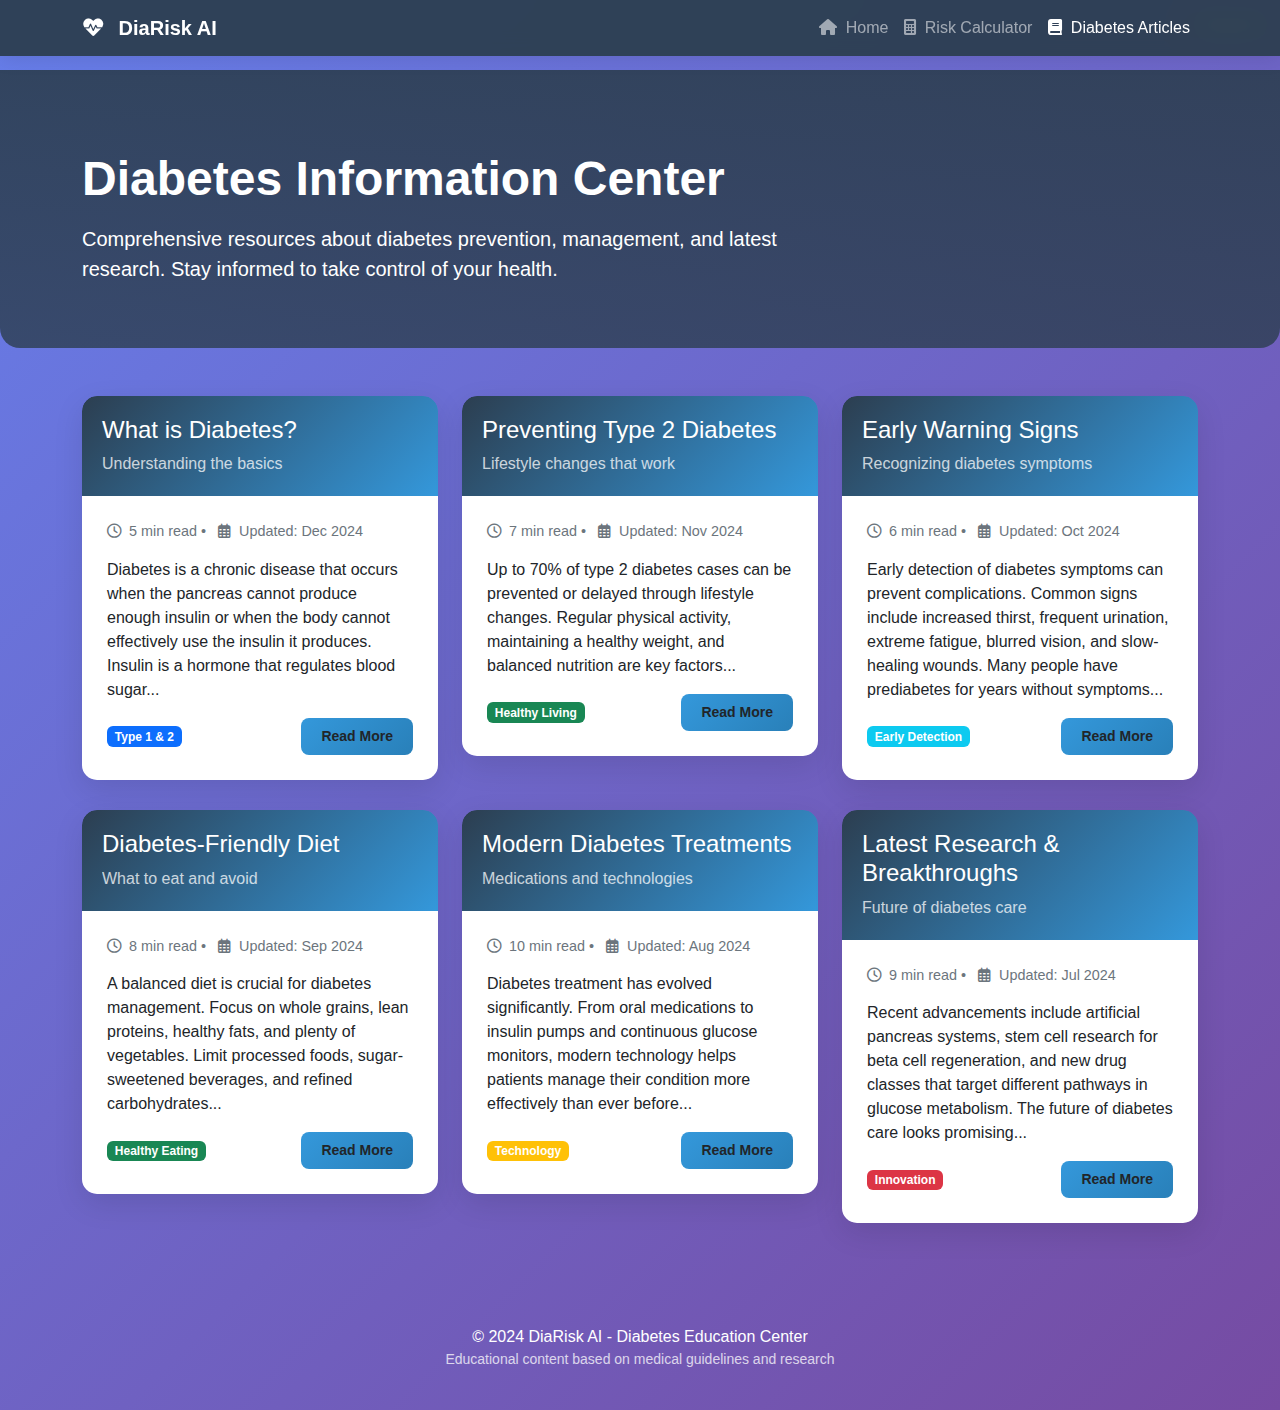
<file: articles.html>
<!DOCTYPE html>
<html lang="en">
<head>
    <meta charset="UTF-8">
    <meta name="viewport" content="width=device-width, initial-scale=1.0">
    <title>Diabetes Information & Articles</title>
    <link href="https://cdn.jsdelivr.net/npm/bootstrap@5.1.3/dist/css/bootstrap.min.css" rel="stylesheet">
    <link rel="stylesheet" href="https://cdnjs.cloudflare.com/ajax/libs/font-awesome/6.0.0/css/all.min.css">
    <style>
        body {
            background: linear-gradient(135deg, #667eea 0%, #764ba2 100%);
            min-height: 100vh;
            font-family: 'Segoe UI', Tahoma, Geneva, Verdana, sans-serif;
        }
        
        .navbar {
            background: rgba(44, 62, 80, 0.95);
            backdrop-filter: blur(10px);
            box-shadow: 0 2px 20px rgba(0,0,0,0.1);
        }
        
        .article-card {
            border-radius: 15px;
            box-shadow: 0 10px 30px rgba(0,0,0,0.1);
            border: none;
            margin-bottom: 30px;
            transition: transform 0.3s ease;
            overflow: hidden;
        }
        
        .article-card:hover {
            transform: translateY(-5px);
            box-shadow: 0 15px 35px rgba(0,0,0,0.15);
        }
        
        .article-header {
            background: linear-gradient(135deg, #2c3e50, #3498db);
            color: white;
            padding: 20px;
            border-radius: 15px 15px 0 0;
        }
        
        .article-body {
            padding: 25px;
            background: white;
        }
        
        .category-badge {
            position: absolute;
            top: 15px;
            right: 15px;
            z-index: 10;
        }
        
        .article-image {
            height: 200px;
            object-fit: cover;
            width: 100%;
        }
        
        .article-meta {
            font-size: 0.9rem;
            color: #6c757d;
            margin-bottom: 15px;
        }
        
        .read-more-btn {
            background: linear-gradient(135deg, #3498db, #2980b9);
            border: none;
            border-radius: 8px;
            padding: 8px 20px;
            font-weight: 600;
            transition: all 0.3s;
        }
        
        .read-more-btn:hover {
            transform: translateY(-2px);
            box-shadow: 0 5px 15px rgba(52, 152, 219, 0.4);
        }
        
        .articles-hero {
            background: linear-gradient(rgba(44, 62, 80, 0.9), rgba(44, 62, 80, 0.8));
            color: white;
            padding: 80px 0 40px 0;
            margin-top: 70px;
            border-radius: 0 0 20px 20px;
        }
    </style>
</head>
<body>
    <!-- Navigation -->
    <nav class="navbar navbar-expand-lg navbar-dark fixed-top">
        <div class="container">
            <a class="navbar-brand" href="/">
                <i class="fas fa-heartbeat me-2"></i>
                <strong>DiaRisk AI</strong>
            </a>
            <button class="navbar-toggler" type="button" data-bs-toggle="collapse" data-bs-target="#navbarNav">
                <span class="navbar-toggler-icon"></span>
            </button>
            <div class="collapse navbar-collapse" id="navbarNav">
                <ul class="navbar-nav ms-auto">
                    <li class="nav-item">
                        <a class="nav-link" href="/"><i class="fas fa-home me-1"></i> Home</a>
                    </li>
                    <li class="nav-item">
                        <a class="nav-link" href="/calculator"><i class="fas fa-calculator me-1"></i> Risk Calculator</a>
                    </li>
                    <li class="nav-item">
                        <a class="nav-link active" href="/articles"><i class="fas fa-book me-1"></i> Diabetes Articles</a>
                    </li>
                </ul>
            </div>
        </div>
    </nav>

    <!-- Hero Section -->
    <div class="articles-hero">
        <div class="container">
            <div class="row">
                <div class="col-lg-8">
                    <h1 class="display-5 fw-bold mb-3">Diabetes Information Center</h1>
                    <p class="lead mb-4">
                        Comprehensive resources about diabetes prevention, management, and latest research.
                        Stay informed to take control of your health.
                    </p>
                </div>
            </div>
        </div>
    </div>

    <div class="container mt-5">
        <!-- Articles Grid -->
        <div class="row">
            <!-- Article 1 -->
            <div class="col-lg-4 col-md-6">
                <div class="article-card">
                    <span class="badge bg-success category-badge">Basics</span>
                    <div class="article-header">
                        <h4>What is Diabetes?</h4>
                        <p class="mb-0 opacity-75">Understanding the basics</p>
                    </div>
                    <div class="article-body">
                        <div class="article-meta">
                            <i class="far fa-clock me-1"></i> 5 min read • 
                            <i class="far fa-calendar-alt ms-2 me-1"></i> Updated: Dec 2024
                        </div>
                        <p>
                            Diabetes is a chronic disease that occurs when the pancreas cannot produce enough insulin 
                            or when the body cannot effectively use the insulin it produces. Insulin is a hormone 
                            that regulates blood sugar...
                        </p>
                        <div class="d-flex justify-content-between align-items-center">
                            <span class="badge bg-primary">Type 1 & 2</span>
                            <button class="btn btn-sm read-more-btn" onclick="showArticle(1)">Read More</button>
                        </div>
                    </div>
                </div>
            </div>

            <!-- Article 2 -->
            <div class="col-lg-4 col-md-6">
                <div class="article-card">
                    <span class="badge bg-warning category-badge">Prevention</span>
                    <div class="article-header">
                        <h4>Preventing Type 2 Diabetes</h4>
                        <p class="mb-0 opacity-75">Lifestyle changes that work</p>
                    </div>
                    <div class="article-body">
                        <div class="article-meta">
                            <i class="far fa-clock me-1"></i> 7 min read • 
                            <i class="far fa-calendar-alt ms-2 me-1"></i> Updated: Nov 2024
                        </div>
                        <p>
                            Up to 70% of type 2 diabetes cases can be prevented or delayed through lifestyle changes. 
                            Regular physical activity, maintaining a healthy weight, and balanced nutrition are key factors...
                        </p>
                        <div class="d-flex justify-content-between align-items-center">
                            <span class="badge bg-success">Healthy Living</span>
                            <button class="btn btn-sm read-more-btn" onclick="showArticle(2)">Read More</button>
                        </div>
                    </div>
                </div>
            </div>

            <!-- Article 3 -->
            <div class="col-lg-4 col-md-6">
                <div class="article-card">
                    <span class="badge bg-danger category-badge">Symptoms</span>
                    <div class="article-header">
                        <h4>Early Warning Signs</h4>
                        <p class="mb-0 opacity-75">Recognizing diabetes symptoms</p>
                    </div>
                    <div class="article-body">
                        <div class="article-meta">
                            <i class="far fa-clock me-1"></i> 6 min read • 
                            <i class="far fa-calendar-alt ms-2 me-1"></i> Updated: Oct 2024
                        </div>
                        <p>
                            Early detection of diabetes symptoms can prevent complications. Common signs include 
                            increased thirst, frequent urination, extreme fatigue, blurred vision, and slow-healing 
                            wounds. Many people have prediabetes for years without symptoms...
                        </p>
                        <div class="d-flex justify-content-between align-items-center">
                            <span class="badge bg-info">Early Detection</span>
                            <button class="btn btn-sm read-more-btn" onclick="showArticle(3)">Read More</button>
                        </div>
                    </div>
                </div>
            </div>

            <!-- Article 4 -->
            <div class="col-lg-4 col-md-6">
                <div class="article-card">
                    <span class="badge bg-info category-badge">Nutrition</span>
                    <div class="article-header">
                        <h4>Diabetes-Friendly Diet</h4>
                        <p class="mb-0 opacity-75">What to eat and avoid</p>
                    </div>
                    <div class="article-body">
                        <div class="article-meta">
                            <i class="far fa-clock me-1"></i> 8 min read • 
                            <i class="far fa-calendar-alt ms-2 me-1"></i> Updated: Sep 2024
                        </div>
                        <p>
                            A balanced diet is crucial for diabetes management. Focus on whole grains, lean proteins, 
                            healthy fats, and plenty of vegetables. Limit processed foods, sugar-sweetened beverages, 
                            and refined carbohydrates...
                        </p>
                        <div class="d-flex justify-content-between align-items-center">
                            <span class="badge bg-success">Healthy Eating</span>
                            <button class="btn btn-sm read-more-btn" onclick="showArticle(4)">Read More</button>
                        </div>
                    </div>
                </div>
            </div>

            <!-- Article 5 -->
            <div class="col-lg-4 col-md-6">
                <div class="article-card">
                    <span class="badge bg-primary category-badge">Treatment</span>
                    <div class="article-header">
                        <h4>Modern Diabetes Treatments</h4>
                        <p class="mb-0 opacity-75">Medications and technologies</p>
                    </div>
                    <div class="article-body">
                        <div class="article-meta">
                            <i class="far fa-clock me-1"></i> 10 min read • 
                            <i class="far fa-calendar-alt ms-2 me-1"></i> Updated: Aug 2024
                        </div>
                        <p>
                            Diabetes treatment has evolved significantly. From oral medications to insulin pumps 
                            and continuous glucose monitors, modern technology helps patients manage their 
                            condition more effectively than ever before...
                        </p>
                        <div class="d-flex justify-content-between align-items-center">
                            <span class="badge bg-warning">Technology</span>
                            <button class="btn btn-sm read-more-btn" onclick="showArticle(5)">Read More</button>
                        </div>
                    </div>
                </div>
            </div>

            <!-- Article 6 -->
            <div class="col-lg-4 col-md-6">
                <div class="article-card">
                    <span class="badge bg-secondary category-badge">Research</span>
                    <div class="article-header">
                        <h4>Latest Research & Breakthroughs</h4>
                        <p class="mb-0 opacity-75">Future of diabetes care</p>
                    </div>
                    <div class="article-body">
                        <div class="article-meta">
                            <i class="far fa-clock me-1"></i> 9 min read • 
                            <i class="far fa-calendar-alt ms-2 me-1"></i> Updated: Jul 2024
                        </div>
                        <p>
                            Recent advancements include artificial pancreas systems, stem cell research for 
                            beta cell regeneration, and new drug classes that target different pathways 
                            in glucose metabolism. The future of diabetes care looks promising...
                        </p>
                        <div class="d-flex justify-content-between align-items-center">
                            <span class="badge bg-danger">Innovation</span>
                            <button class="btn btn-sm read-more-btn" onclick="showArticle(6)">Read More</button>
                        </div>
                    </div>
                </div>
            </div>
        </div>

        <!-- Full Article Modal -->
        <div class="modal fade" id="articleModal" tabindex="-1">
            <div class="modal-dialog modal-lg">
                <div class="modal-content">
                    <div class="modal-header">
                        <h5 class="modal-title" id="articleModalTitle"></h5>
                        <button type="button" class="btn-close" data-bs-dismiss="modal"></button>
                    </div>
                    <div class="modal-body" id="articleModalContent">
                        <!-- Article content will be loaded here -->
                    </div>
                </div>
            </div>
        </div>

        <!-- Footer -->
        <footer class="text-center text-white mt-5 py-4">
            <p class="mb-0">© 2024 DiaRisk AI - Diabetes Education Center</p>
            <p class="small opacity-75">Educational content based on medical guidelines and research</p>
        </footer>
    </div>
    
    <script src="https://cdn.jsdelivr.net/npm/bootstrap@5.1.3/dist/js/bootstrap.bundle.min.js"></script>
    <script>
        // Articles data
        const articles = {
            1: {
                title: "What is Diabetes? - Complete Guide",
                content: `
                    <h4>Understanding Diabetes</h4>
                    <p>Diabetes mellitus, commonly known as diabetes, is a group of metabolic disorders characterized by high blood sugar levels over a prolonged period.</p>
                    
                    <h5 class="mt-4">Types of Diabetes:</h5>
                    <div class="row">
                        <div class="col-md-6">
                            <div class="card mb-3">
                                <div class="card-header bg-primary text-white">
                                    <h6 class="mb-0">Type 1 Diabetes</h6>
                                </div>
                                <div class="card-body">
                                    <p><strong>Cause:</strong> Autoimmune destruction of insulin-producing beta cells</p>
                                    <p><strong>Onset:</strong> Usually in childhood or adolescence</p>
                                    <p><strong>Treatment:</strong> Insulin injections required</p>
                                    <p><strong>Prevalence:</strong> 5-10% of all diabetes cases</p>
                                </div>
                            </div>
                        </div>
                        <div class="col-md-6">
                            <div class="card mb-3">
                                <div class="card-header bg-warning text-white">
                                    <h6 class="mb-0">Type 2 Diabetes</h6>
                                </div>
                                <div class="card-body">
                                    <p><strong>Cause:</strong> Insulin resistance and relative insulin deficiency</p>
                                    <p><strong>Onset:</strong> Usually in adulthood (increasingly in children)</p>
                                    <p><strong>Treatment:</strong> Lifestyle changes, oral medications, sometimes insulin</p>
                                    <p><strong>Prevalence:</strong> 90-95% of all diabetes cases</p>
                                </div>
                            </div>
                        </div>
                    </div>
                    
                    <h5 class="mt-4">Key Statistics:</h5>
                    <ul>
                        <li>463 million adults worldwide have diabetes (2019)</li>
                        <li>Projected to rise to 700 million by 2045</li>
                        <li>1 in 2 adults with diabetes is undiagnosed</li>
                        <li>Diabetes causes 4.2 million deaths annually</li>
                        <li>Healthcare costs: $760 billion globally (2019)</li>
                    </ul>
                    
                    <h5 class="mt-4">The Role of Insulin:</h5>
                    <p>Insulin is a hormone produced by the pancreas that allows cells to absorb glucose from the bloodstream for energy. In diabetes, this process is disrupted, leading to high blood sugar levels.</p>
                `
            },
            2: {
                title: "Preventing Type 2 Diabetes - Evidence-Based Strategies",
                content: `
                    <h4>How to Prevent Type 2 Diabetes</h4>
                    <p>Type 2 diabetes is largely preventable through lifestyle modifications. Research shows that even modest changes can reduce risk by 40-70%.</p>
                    
                    <h5 class="mt-4">1. Maintain Healthy Weight</h5>
                    <p>Losing just 5-10% of body weight can significantly reduce diabetes risk:</p>
                    <ul>
                        <li>BMI between 18.5-24.9 is ideal</li>
                        <li>Waist circumference: < 102 cm (men), < 88 cm (women)</li>
                        <li>Even 5kg weight loss makes a difference</li>
                    </ul>
                    
                    <h5 class="mt-4">2. Regular Physical Activity</h5>
                    <p>Exercise improves insulin sensitivity:</p>
                    <ul>
                        <li>150 minutes moderate exercise weekly (30 mins, 5 days)</li>
                        <li>Include both aerobic and resistance training</li>
                        <li>Break up sitting time every 30 minutes</li>
                        <li>Activities: brisk walking, cycling, swimming, dancing</li>
                    </ul>
                    
                    <h5 class="mt-4">3. Healthy Eating Patterns</h5>
                    <p>Focus on nutrient-dense foods:</p>
                    <div class="row">
                        <div class="col-md-6">
                            <div class="card bg-success text-white mb-3">
                                <div class="card-body">
                                    <h6><i class="fas fa-check-circle me-2"></i>Eat More:</h6>
                                    <ul>
                                        <li>Whole grains (brown rice, quinoa, oats)</li>
                                        <li>Non-starchy vegetables</li>
                                        <li>Lean proteins (fish, chicken, legumes)</li>
                                        <li>Healthy fats (avocado, nuts, olive oil)</li>
                                    </ul>
                                </div>
                            </div>
                        </div>
                        <div class="col-md-6">
                            <div class="card bg-danger text-white mb-3">
                                <div class="card-body">
                                    <h6><i class="fas fa-times-circle me-2"></i>Limit or Avoid:</h6>
                                    <ul>
                                        <li>Sugar-sweetened beverages</li>
                                        <li>Processed meats</li>
                                        <li>Refined carbohydrates</li>
                                        <li>Trans fats</li>
                                    </ul>
                                </div>
                            </div>
                        </div>
                    </div>
                    
                    <h5 class="mt-4">4. Other Important Factors</h5>
                    <ul>
                        <li><strong>Sleep:</strong> 7-9 hours quality sleep nightly</li>
                        <li><strong>Stress management:</strong> Meditation, yoga, hobbies</li>
                        <li><strong>No smoking:</strong> Smoking increases risk by 30-40%</li>
                        <li><strong>Moderate alcohol:</strong> If consumed, limit to 1 drink/day (women), 2 drinks/day (men)</li>
                    </ul>
                    
                    <div class="alert alert-success mt-4">
                        <h5><i class="fas fa-lightbulb me-2"></i>Success Stories</h5>
                        <p>The Diabetes Prevention Program study showed that lifestyle intervention reduced diabetes incidence by 58% over 3 years compared to placebo.</p>
                    </div>
                `
            },
            3: {
                title: "Early Warning Signs of Diabetes",
                content: `
                    <h4>Recognizing Diabetes Symptoms</h4>
                    <p>Early detection of diabetes symptoms can prevent serious complications. Many people have prediabetes or early diabetes without noticeable symptoms.</p>
                    
                    <h5 class="mt-4">Common Symptoms (The "3 Ps"):</h5>
                    <div class="row">
                        <div class="col-md-4">
                            <div class="card text-center mb-3">
                                <div class="card-body">
                                    <i class="fas fa-tint fa-3x text-primary mb-3"></i>
                                    <h5>Polyuria</h5>
                                    <p>Frequent urination (especially at night)</p>
                                </div>
                            </div>
                        </div>
                        <div class="col-md-4">
                            <div class="card text-center mb-3">
                                <div class="card-body">
                                    <i class="fas fa-glass-whiskey fa-3x text-primary mb-3"></i>
                                    <h5>Polydipsia</h5>
                                    <p>Excessive thirst</p>
                                </div>
                            </div>
                        </div>
                        <div class="col-md-4">
                            <div class="card text-center mb-3">
                                <div class="card-body">
                                    <i class="fas fa-utensils fa-3x text-primary mb-3"></i>
                                    <h5>Polyphagia</h5>
                                    <p>Increased hunger</p>
                                </div>
                            </div>
                        </div>
                    </div>
                    
                    <h5 class="mt-4">Other Important Symptoms:</h5>
                    <div class="table-responsive">
                        <table class="table">
                            <thead>
                                <tr>
                                    <th>Symptom</th>
                                    <th>Description</th>
                                    <th>Why It Happens</th>
                                </tr>
                            </thead>
                            <tbody>
                                <tr>
                                    <td><strong>Fatigue</strong></td>
                                    <td>Extreme tiredness, lack of energy</td>
                                    <td>Cells aren't getting enough glucose for energy</td>
                                </tr>
                                <tr>
                                    <td><strong>Blurred Vision</strong></td>
                                    <td>Difficulty focusing, fluctuating eyesight</td>
                                    <td>High blood sugar affects eye lens shape</td>
                                </tr>
                                <tr>
                                    <td><strong>Slow Healing</strong></td>
                                    <td>Cuts/bruises take longer to heal</td>
                                    <td>High glucose impairs immune function</td>
                                </tr>
                                <tr>
                                    <td><strong>Tingling/Numbness</strong></td>
                                    <td>In hands, feet, or legs</td>
                                    <td>Nerve damage (neuropathy)</td>
                                </tr>
                                <tr>
                                    <td><strong>Unexplained Weight Loss</strong></td>
                                    <td>Despite eating normally</td>
                                    <td>Body burns fat/muscle for energy</td>
                                </tr>
                                <tr>
                                    <td><strong>Recurrent Infections</strong></td>
                                    <td>Skin, gum, or urinary infections</td>
                                    <td>High glucose supports bacterial/fungal growth</td>
                                </tr>
                            </tbody>
                        </table>
                    </div>
                    
                    <h5 class="mt-4">When to See a Doctor:</h5>
                    <div class="alert alert-warning">
                        <p>Consult a healthcare provider if you experience:</p>
                        <ul>
                            <li>Any combination of the above symptoms</li>
                            <li>Family history of diabetes</li>
                            <li>Over 45 years old with risk factors</li>
                            <li>Previous gestational diabetes</li>
                            <li>High blood pressure or cholesterol</li>
                        </ul>
                    </div>
                    
                    <h5 class="mt-4">Diagnostic Tests:</h5>
                    <ul>
                        <li><strong>Fasting Blood Glucose:</strong> ≥126 mg/dL indicates diabetes</li>
                        <li><strong>HbA1c Test:</strong> ≥6.5% indicates diabetes</li>
                        <li><strong>Oral Glucose Tolerance Test:</strong> ≥200 mg/dL after 2 hours</li>
                        <li><strong>Random Blood Glucose:</strong> ≥200 mg/dL with symptoms</li>
                    </ul>
                `
            },
            4: {
                title: "Diabetes-Friendly Diet Guide",
                content: `
                    <h4>Nutrition for Diabetes Management</h4>
                    <p>A balanced diet is the cornerstone of diabetes management. The goal is to maintain stable blood sugar levels while getting proper nutrition.</p>
                    
                    <h5 class="mt-4">Plate Method (Recommended by ADA):</h5>
                    <div class="text-center mb-4">
                        <div style="width: 300px; height: 300px; border-radius: 50%; background: conic-gradient(#2ecc71 50%, #3498db 25%, #e74c3c 25%); display: inline-block; position: relative;">
                            <div style="position: absolute; top: 50%; left: 50%; transform: translate(-50%, -50%); background: white; width: 100px; height: 100px; border-radius: 50%;"></div>
                        </div>
                    </div>
                    <div class="row text-center">
                        <div class="col-md-4">
                            <span class="badge bg-success p-2" style="font-size: 1rem;">50% Non-Starchy Vegetables</span>
                            <p class="small mt-2">Broccoli, spinach, carrots, peppers, tomatoes</p>
                        </div>
                        <div class="col-md-4">
                            <span class="badge bg-primary p-2" style="font-size: 1rem;">25% Lean Protein</span>
                            <p class="small mt-2">Chicken, fish, tofu, legumes, eggs</p>
                        </div>
                        <div class="col-md-4">
                            <span class="badge bg-danger p-2" style="font-size: 1rem;">25% Whole Grains/Starchy Vegetables</span>
                            <p class="small mt-2">Brown rice, quinoa, sweet potatoes, beans</p>
                        </div>
                    </div>
                    
                    <h5 class="mt-4">Foods to Include:</h5>
                    <div class="row">
                        <div class="col-md-6">
                            <div class="card border-success mb-3">
                                <div class="card-header bg-success text-white">
                                    <h6 class="mb-0"><i class="fas fa-check me-2"></i>Best Choices</h6>
                                </div>
                                <div class="card-body">
                                    <ul>
                                        <li><strong>Vegetables:</strong> Leafy greens, broccoli, cauliflower</li>
                                        <li><strong>Fruits:</strong> Berries, apples, oranges (in moderation)</li>
                                        <li><strong>Whole grains:</strong> Oats, quinoa, whole wheat</li>
                                        <li><strong>Proteins:</strong> Fish, skinless poultry, legumes</li>
                                        <li><strong>Healthy fats:</strong> Avocado, nuts, olive oil</li>
                                    </ul>
                                </div>
                            </div>
                        </div>
                        <div class="col-md-6">
                            <div class="card border-danger mb-3">
                                <div class="card-header bg-danger text-white">
                                    <h6 class="mb-0"><i class="fas fa-times me-2"></i>Limit or Avoid</h6>
                                </div>
                                <div class="card-body">
                                    <ul>
                                        <li><strong>Sugary drinks:</strong> Sodas, sweet tea, juice</li>
                                        <li><strong>Processed carbs:</strong> White bread, pastries</li>
                                        <li><strong>Fried foods:</strong> High in unhealthy fats</li>
                                        <li><strong>Processed meats:</strong> Bacon, sausages</li>
                                        <li><strong>High-sugar snacks:</strong> Candy, cookies</li>
                                    </ul>
                                </div>
                            </div>
                        </div>
                    </div>
                    
                    <h5 class="mt-4">Glycemic Index (GI) Guide:</h5>
                    <p>Choose low-GI foods for slower glucose absorption:</p>
                    <div class="table-responsive">
                        <table class="table">
                            <thead>
                                <tr>
                                    <th>Low GI (< 55)</th>
                                    <th>Medium GI (56-69)</th>
                                    <th>High GI (> 70)</th>
                                </tr>
                            </thead>
                            <tbody>
                                <tr>
                                    <td class="table-success">Most fruits & vegetables</td>
                                    <td class="table-warning">Whole wheat bread</td>
                                    <td class="table-danger">White bread</td>
                                </tr>
                                <tr>
                                    <td class="table-success">Legumes</td>
                                    <td class="table-warning">Brown rice</td>
                                    <td class="table-danger">White rice</td>
                                </tr>
                                <tr>
                                    <td class="table-success">Sweet potatoes</td>
                                    <td class="table-warning">Oatmeal</td>
                                    <td class="table-danger">Corn flakes</td>
                                </tr>
                            </tbody>
                        </table>
                    </div>
                    
                    <h5 class="mt-4">Meal Timing Tips:</h5>
                    <ul>
                        <li>Eat regular meals (3 main meals + 1-2 snacks if needed)</li>
                        <li>Don't skip breakfast</li>
                        <li>Space meals 4-5 hours apart</li>
                        <li>Monitor blood sugar before/after meals</li>
                        <li>Stay hydrated with water</li>
                    </ul>
                `
            },
            5: {
                title: "Modern Diabetes Treatments",
                content: `
                    <h4>Advances in Diabetes Treatment</h4>
                    <p>Diabetes management has evolved from basic insulin injections to sophisticated technology-driven solutions.</p>
                    
                    <h5 class="mt-4">1. Medications:</h5>
                    <div class="table-responsive">
                        <table class="table">
                            <thead>
                                <tr>
                                    <th>Medication Class</th>
                                    <th>How It Works</th>
                                    <th>Examples</th>
                                </tr>
                            </thead>
                            <tbody>
                                <tr>
                                    <td><strong>Biguanides</strong></td>
                                    <td>Decreases liver glucose production</td>
                                    <td>Metformin (most common first-line)</td>
                                </tr>
                                <tr>
                                    <td><strong>GLP-1 Receptor Agonists</strong></td>
                                    <td>Increases insulin, decreases glucagon, slows gastric emptying</td>
                                    <td>Liraglutide, Semaglutide</td>
                                </tr>
                                <tr>
                                    <td><strong>SGLT2 Inhibitors</strong></td>
                                    <td>Blocks glucose reabsorption in kidneys</td>
                                    <td>Empagliflozin, Canagliflozin</td>
                                </tr>
                                <tr>
                                    <td><strong>DPP-4 Inhibitors</strong></td>
                                    <td>Prolongs action of incretin hormones</td>
                                    <td>Sitagliptin, Linagliptin</td>
                                </tr>
                                <tr>
                                    <td><strong>Sulfonylureas</strong></td>
                                    <td>Stimulates insulin release</td>
                                    <td>Glibenclamide, Glimepiride</td>
                                </tr>
                            </tbody>
                        </table>
                    </div>
                    
                    <h5 class="mt-4">2. Insulin Therapy:</h5>
                    <div class="row">
                        <div class="col-md-4">
                            <div class="card text-center mb-3">
                                <div class="card-body">
                                    <h6>Rapid-Acting</h6>
                                    <p>Meal-time insulin</p>
                                    <small>Onset: 15 min</small>
                                </div>
                            </div>
                        </div>
                        <div class="col-md-4">
                            <div class="card text-center mb-3">
                                <div class="card-body">
                                    <h6>Long-Acting</h6>
                                    <p>Basal insulin</p>
                                    <small>Lasts 24+ hours</small>
                                </div>
                            </div>
                        </div>
                        <div class="col-md-4">
                            <div class="card text-center mb-3">
                                <div class="card-body">
                                    <h6>Premixed</h6>
                                    <p>Combination</p>
                                    <small>For convenience</small>
                                </div>
                            </div>
                        </div>
                    </div>
                    
                    <h5 class="mt-4">3. Technology Advances:</h5>
                    <div class="row">
                        <div class="col-md-6">
                            <div class="card mb-3">
                                <div class="card-header bg-primary text-white">
                                    <h6 class="mb-0"><i class="fas fa-syringe me-2"></i>Insulin Pumps</h6>
                                </div>
                                <div class="card-body">
                                    <p>Small devices that deliver continuous insulin:</p>
                                    <ul>
                                        <li>More precise dosing</li>
                                        <li>Fewer injections</li>
                                        <li>Better HbA1c control</li>
                                        <li>Hybrid closed-loop systems available</li>
                                    </ul>
                                </div>
                            </div>
                        </div>
                        <div class="col-md-6">
                            <div class="card mb-3">
                                <div class="card-header bg-success text-white">
                                    <h6 class="mb-0"><i class="fas fa-chart-line me-2"></i>CGM Systems</h6>
                                </div>
                                <div class="card-body">
                                    <p>Continuous Glucose Monitors:</p>
                                    <ul>
                                        <li>Real-time glucose readings</li>
                                        <li>Trend arrows and alerts</li>
                                        <li>Reduces fingersticks</li>
                                        <li>Data sharing capabilities</li>
                                    </ul>
                                </div>
                            </div>
                        </div>
                    </div>
                    
                    <h5 class="mt-4">4. Artificial Pancreas Systems:</h5>
                    <div class="alert alert-info">
                        <p>Closed-loop systems that automatically adjust insulin delivery based on CGM readings. Considered the future of type 1 diabetes management.</p>
                    </div>
                    
                    <h5 class="mt-4">5. Future Treatments:</h5>
                    <ul>
                        <li><strong>Stem cell therapy:</strong> Regenerating insulin-producing cells</li>
                        <li><strong>Smart insulin:</strong> Insulin that activates only when needed</li>
                        <li><strong>Gene therapy:</strong> Correcting genetic defects</li>
                        <li><strong>Oral insulin:</strong> Non-injectable insulin formulations</li>
                    </ul>
                `
            },
            6: {
                title: "Latest Diabetes Research",
                content: `
                    <h4>Cutting-Edge Diabetes Research</h4>
                    <p>Scientific advances are transforming our understanding and treatment of diabetes.</p>
                    
                    <h5 class="mt-4">1. Precision Medicine:</h5>
                    <p>Tailoring treatment based on individual characteristics:</p>
                    <ul>
                        <li>Genetic profiling for medication response</li>
                        <li>Personalized nutrition plans based on microbiome</li>
                        <li>Wearable technology integration</li>
                        <li>AI-powered treatment recommendations</li>
                    </ul>
                    
                    <h5 class="mt-4">2. Immunotherapy for Type 1 Diabetes:</h5>
                    <div class="card mb-3">
                        <div class="card-body">
                            <p>New approaches to halt autoimmune destruction:</p>
                            <ul>
                                <li><strong>Teplizumab:</strong> First drug to delay type 1 diabetes onset (approved 2022)</li>
                                <li><strong>BCG vaccine:</strong> Shows promise in reversing advanced type 1 diabetes</li>
                                <li><strong>Stem cell-derived beta cells:</strong> Clinical trials showing promising results</li>
                            </ul>
                        </div>
                    </div>
                    
                    <h5 class="mt-4">3. Gut Microbiome Research:</h5>
                    <p>The gut bacteria connection to diabetes:</p>
                    <div class="row">
                        <div class="col-md-6">
                            <div class="card mb-3">
                                <div class="card-body">
                                    <h6>Key Findings:</h6>
                                    <ul>
                                        <li>Specific bacteria linked to insulin resistance</li>
                                        <li>Fiber-rich diets promote beneficial bacteria</li>
                                        <li>Probiotics may improve glucose control</li>
                                        <li>Fecal transplants being studied</li>
                                    </ul>
                                </div>
                            </div>
                        </div>
                        <div class="col-md-6">
                            <div class="card mb-3">
                                <div class="card-body">
                                    <h6>Practical Applications:</h6>
                                    <ul>
                                        <li>Personalized probiotic recommendations</li>
                                        <li>Diet based on microbiome analysis</li>
                                        <li>Microbiome as treatment target</li>
                                    </ul>
                                </div>
                            </div>
                        </div>
                    </div>
                    
                    <h5 class="mt-4">4. Digital Health Revolution:</h5>
                    <div class="row">
                        <div class="col-md-4">
                            <div class="card text-center mb-3">
                                <div class="card-body">
                                    <i class="fas fa-mobile-alt fa-2x text-primary mb-2"></i>
                                    <h6>Mobile Apps</h6>
                                    <p class="small">Carb counting, medication tracking, education</p>
                                </div>
                            </div>
                        </div>
                        <div class="col-md-4">
                            <div class="card text-center mb-3">
                                <div class="card-body">
                                    <i class="fas fa-robot fa-2x text-primary mb-2"></i>
                                    <h6>AI Coaches</h6>
                                    <p class="small">Personalized advice, predictive alerts</p>
                                </div>
                            </div>
                        </div>
                        <div class="col-md-4">
                            <div class="card text-center mb-3">
                                <div class="card-body">
                                    <i class="fas fa-cloud fa-2x text-primary mb-2"></i>
                                    <h6>Telemedicine</h6>
                                    <p class="small">Remote monitoring, virtual consultations</p>
                                </div>
                            </div>
                        </div>
                    </div>
                    
                    <h5 class="mt-4">5. Promising Clinical Trials:</h5>
                    <div class="table-responsive">
                        <table class="table">
                            <thead>
                                <tr>
                                    <th>Treatment</th>
                                    <th>Phase</th>
                                    <th>Potential Impact</th>
                                </tr>
                            </thead>
                            <tbody>
                                <tr>
                                    <td>Oral GLP-1 agonists</td>
                                    <td>Phase 3</td>
                                    <td>Non-injectable weight loss/diabetes drugs</td>
                                </tr>
                                <tr>
                                    <td>Implantable CGM sensors</td>
                                    <td>Phase 2</td>
                                    <td>6-month continuous monitoring</td>
                                </tr>
                                <tr>
                                    <td>Smart contact lenses</td>
                                    <td>Phase 1</td>
                                    <td>Glucose monitoring via tears</td>
                                </tr>
                                <tr>
                                    <td>Beta cell encapsulation</td>
                                    <td>Pre-clinical</td>
                                    <td>Protect transplanted cells from immune attack</td>
                                </tr>
                            </tbody>
                        </table>
                    </div>
                    
                    <div class="alert alert-success mt-4">
                        <h5><i class="fas fa-bullhorn me-2"></i>The Future is Bright</h5>
                        <p>With rapid advancements in technology and medicine, we're moving toward a future where diabetes can be effectively managed, prevented, and potentially cured.</p>
                    </div>
                `
            }
        };
        
        // Show article in modal
        function showArticle(id) {
            if (articles[id]) {
                document.getElementById('articleModalTitle').textContent = articles[id].title;
                document.getElementById('articleModalContent').innerHTML = articles[id].content;
                const modal = new bootstrap.Modal(document.getElementById('articleModal'));
                modal.show();
            }
        }
    </script>
</body>
</html>
</file>
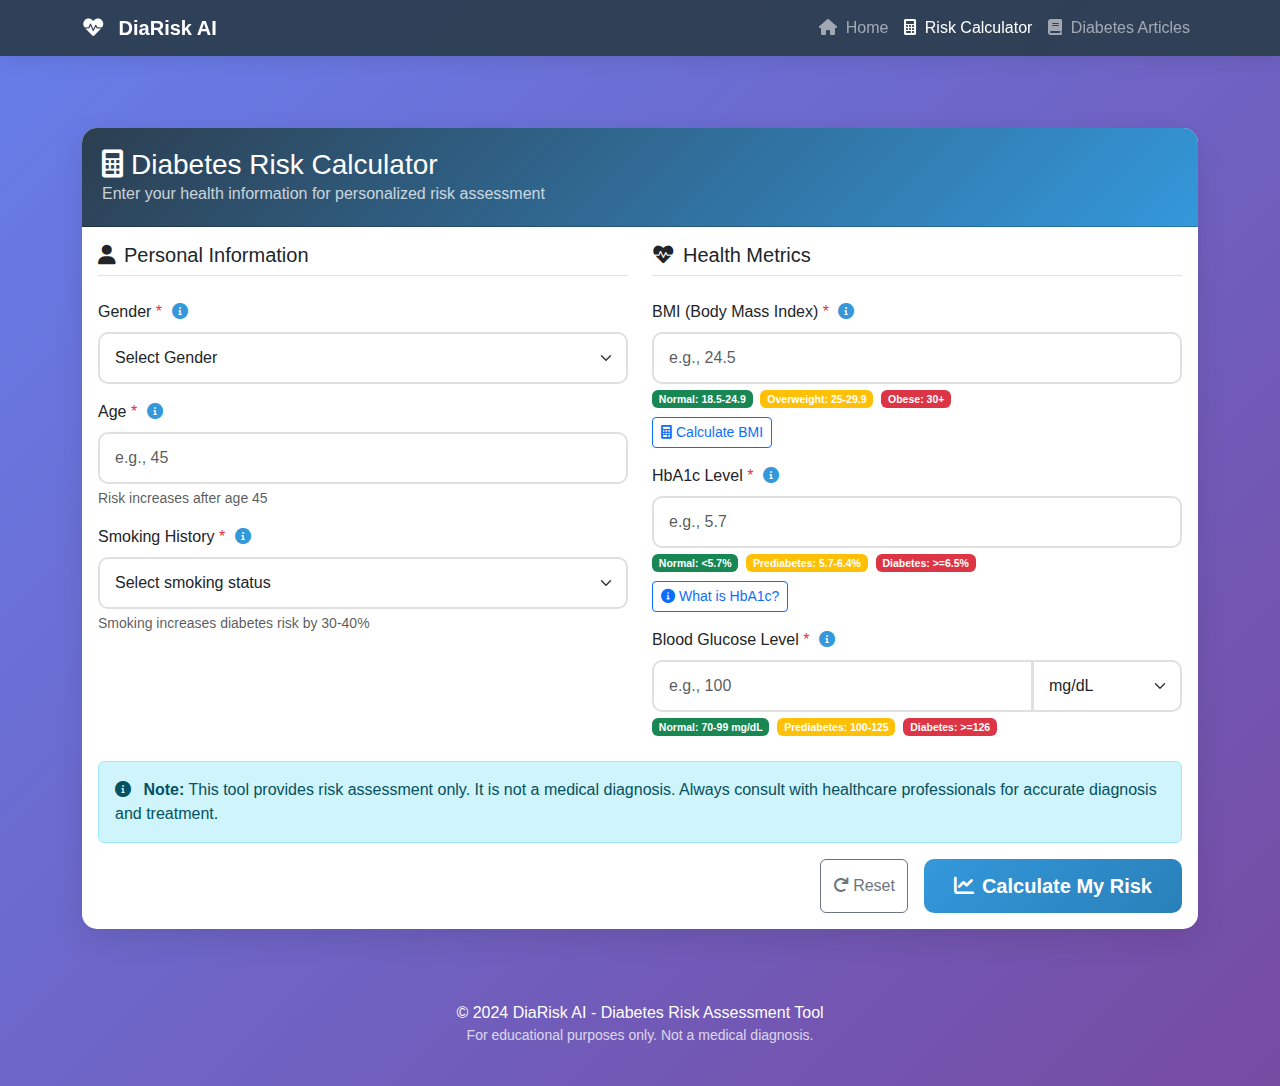
<file: calculator.html>
<!DOCTYPE html>
<html lang="en">
<head>
    <meta charset="UTF-8">
    <meta name="viewport" content="width=device-width, initial-scale=1.0">
    <title>Diabetes Risk Calculator</title>
    <link href="https://cdn.jsdelivr.net/npm/bootstrap@5.1.3/dist/css/bootstrap.min.css" rel="stylesheet">
    <link rel="stylesheet" href="https://cdnjs.cloudflare.com/ajax/libs/font-awesome/6.0.0/css/all.min.css">
    <style>
        body {
            background: linear-gradient(135deg, #667eea 0%, #764ba2 100%);
            min-height: 100vh;
            font-family: 'Segoe UI', Tahoma, Geneva, Verdana, sans-serif;
        }
        
        .navbar {
            background: rgba(44, 62, 80, 0.95);
            backdrop-filter: blur(10px);
            box-shadow: 0 2px 20px rgba(0,0,0,0.1);
        }
        
        .card {
            border-radius: 15px;
            box-shadow: 0 10px 30px rgba(0,0,0,0.1);
            border: none;
            margin-bottom: 20px;
        }
        
        .card-header {
            background: linear-gradient(135deg, #2c3e50, #3498db);
            color: white;
            border-radius: 15px 15px 0 0 !important;
            padding: 20px;
        }
        
        .btn-primary {
            background: linear-gradient(135deg, #3498db, #2980b9);
            border: none;
            border-radius: 10px;
            padding: 12px 30px;
            font-weight: 600;
            transition: all 0.3s;
        }
        
        .btn-primary:hover {
            transform: translateY(-2px);
            box-shadow: 0 5px 15px rgba(52, 152, 219, 0.4);
        }
        
        .form-control, .form-select {
            border-radius: 10px;
            padding: 12px 15px;
            border: 2px solid #e0e0e0;
        }
        
        .form-control:focus, .form-select:focus {
            border-color: #3498db;
            box-shadow: 0 0 0 0.2rem rgba(52, 152, 219, 0.25);
        }
        
        .info-icon {
            color: #3498db;
            cursor: help;
            margin-left: 5px;
        }
        
        .info-popup {
            display: none;
            position: absolute;
            background: white;
            border: 1px solid #ddd;
            border-radius: 10px;
            padding: 15px;
            box-shadow: 0 5px 15px rgba(0,0,0,0.1);
            z-index: 1000;
            max-width: 300px;
        }
    </style>
</head>
<body>
    <!-- Navigation -->
    <nav class="navbar navbar-expand-lg navbar-dark fixed-top">
        <div class="container">
            <a class="navbar-brand" href="/">
                <i class="fas fa-heartbeat me-2"></i>
                <strong>DiaRisk AI</strong>
            </a>
            <button class="navbar-toggler" type="button" data-bs-toggle="collapse" data-bs-target="#navbarNav">
                <span class="navbar-toggler-icon"></span>
            </button>
            <div class="collapse navbar-collapse" id="navbarNav">
                <ul class="navbar-nav ms-auto">
                    <li class="nav-item">
                        <a class="nav-link" href="/"><i class="fas fa-home me-1"></i> Home</a>
                    </li>
                    <li class="nav-item">
                        <a class="nav-link active" href="/calculator"><i class="fas fa-calculator me-1"></i> Risk Calculator</a>
                    </li>
                    <li class="nav-item">
                        <a class="nav-link" href="/articles"><i class="fas fa-book me-1"></i> Diabetes Articles</a>
                    </li>
                </ul>
            </div>
        </div>
    </nav>

    <div class="container mt-5" style="padding-top: 80px;">
        <!-- Calculator Form -->
        <div class="card mb-5">
            <div class="card-header">
                <h3 class="mb-0"><i class="fas fa-calculator me-2"></i>Diabetes Risk Calculator</h3>
                <p class="mb-0 opacity-75">Enter your health information for personalized risk assessment</p>
            </div>
            <div class="card-body">
                <form action="/predict" method="post" id="predictionForm">
                    <div class="row">
                        <!-- Personal Information -->
                        <div class="col-md-6">
                            <h5 class="border-bottom pb-2 mb-4"><i class="fas fa-user me-2"></i>Personal Information</h5>
                            
                            <div class="mb-3">
                                <label class="form-label">
                                    Gender <span class="text-danger">*</span>
                                    <i class="fas fa-info-circle info-icon" 
                                       data-bs-toggle="tooltip" 
                                       title="Your biological sex affects diabetes risk"></i>
                                </label>
                                <select class="form-select" name="gender" required>
                                    <option value="">Select Gender</option>
                                    <option value="Female">Female</option>
                                    <option value="Male">Male</option>
                                </select>
                            </div>
                            
                            <div class="mb-3">
                                <label class="form-label">
                                    Age <span class="text-danger">*</span>
                                    <i class="fas fa-info-circle info-icon" 
                                       data-bs-toggle="tooltip" 
                                       title="Diabetes risk increases significantly after age 45"></i>
                                </label>
                                <input type="number" class="form-control" name="age" 
                                       min="0" max="120" step="1" required placeholder="e.g., 45">
                                <div class="form-text">Risk increases after age 45</div>
                            </div>
                            
                            <div class="mb-3">
                                <label class="form-label">
                                    Smoking History <span class="text-danger">*</span>
                                    <i class="fas fa-info-circle info-icon" 
                                       data-bs-toggle="tooltip" 
                                       title="Smoking increases insulin resistance and diabetes risk"></i>
                                </label>
                                <select class="form-select" name="smoking_history" required>
                                    <option value="">Select smoking status</option>
                                    <option value="never">Never smoked</option>
                                    <option value="not current">Not current smoker</option>
                                    <option value="current">Current smoker</option>
                                    <option value="former">Former smoker</option>
                                    <option value="ever">Ever smoked</option>
                                    <option value="no info">No information</option>
                                </select>
                                <div class="form-text">Smoking increases diabetes risk by 30-40%</div>
                            </div>
                        </div>
                        
                        <!-- Health Metrics -->
                        <div class="col-md-6">
                            <h5 class="border-bottom pb-2 mb-4"><i class="fas fa-heartbeat me-2"></i>Health Metrics</h5>
                            
                            <div class="mb-3">
                                <label class="form-label">
                                    BMI (Body Mass Index) <span class="text-danger">*</span>
                                    <i class="fas fa-info-circle info-icon" 
                                       data-bs-toggle="tooltip" 
                                       title="Weight relative to height. Higher BMI = higher diabetes risk"></i>
                                </label>
                                <input type="number" class="form-control" name="bmi" 
                                       min="10" max="60" step="0.1" required placeholder="e.g., 24.5">
                                <div class="form-text">
                                    <span class="badge bg-success">Normal: 18.5-24.9</span>
                                    <span class="badge bg-warning ms-1">Overweight: 25-29.9</span>
                                    <span class="badge bg-danger ms-1">Obese: 30+</span>
                                </div>
                                <button type="button" class="btn btn-sm btn-outline-primary mt-2" 
                                        data-bs-toggle="modal" data-bs-target="#bmiModal">
                                    <i class="fas fa-calculator me-1"></i>Calculate BMI
                                </button>
                            </div>
                            
                            <div class="mb-3">
                                <label class="form-label">
                                    HbA1c Level <span class="text-danger">*</span>
                                    <i class="fas fa-info-circle info-icon" 
                                       data-bs-toggle="tooltip" 
                                       title="Average blood sugar over last 2-3 months. Most important diabetes marker"></i>
                                </label>
                                <input type="number" class="form-control" name="hbA1c_level" 
                                       min="3" max="15" step="0.1" required placeholder="e.g., 5.7">
                                <div class="form-text">
                                    <span class="badge bg-success">Normal: &lt;5.7%</span>
                                    <span class="badge bg-warning ms-1">Prediabetes: 5.7-6.4%</span>
                                    <span class="badge bg-danger ms-1">Diabetes: >=6.5%</span>
                                </div>
                                <button type="button" class="btn btn-sm btn-outline-primary mt-2" 
                                        data-bs-toggle="modal" data-bs-target="#hba1cModal">
                                    <i class="fas fa-info-circle me-1"></i>What is HbA1c?
                                </button>
                            </div>
                            
                            <div class="mb-4">
                                <label class="form-label">
                                    Blood Glucose Level <span class="text-danger">*</span>
                                    <i class="fas fa-info-circle info-icon" 
                                       data-bs-toggle="tooltip" 
                                       title="Current blood sugar level. Measured after 8+ hours fasting"></i>
                                </label>
                                <div class="input-group">
                                    <input type="number" class="form-control" name="blood_glucose_level" 
                                           min="50" max="300" step="1" required placeholder="e.g., 100">
                                    <select class="form-select" style="max-width: 150px;" name="glucose_unit">
                                        <option value="mgdl">mg/dL</option>
                                        <option value="mmol">mmol/L</option>
                                    </select>
                                </div>
                                <div class="form-text">
                                    <span class="badge bg-success">Normal: 70-99 mg/dL</span>
                                    <span class="badge bg-warning ms-1">Prediabetes: 100-125</span>
                                    <span class="badge bg-danger ms-1">Diabetes: >=126</span>
                                </div>
                            </div>
                        </div>
                    </div>
                    
                    <div class="alert alert-info">
                        <i class="fas fa-info-circle me-2"></i>
                        <strong>Note:</strong> This tool provides risk assessment only. It is not a medical diagnosis. 
                        Always consult with healthcare professionals for accurate diagnosis and treatment.
                    </div>
                    
                    <div class="d-grid gap-2 d-md-flex justify-content-md-end">
                        <button type="reset" class="btn btn-outline-secondary me-2">
                            <i class="fas fa-redo me-1"></i>Reset
                        </button>
                        <button type="submit" class="btn btn-primary btn-lg">
                            <i class="fas fa-chart-line me-2"></i>Calculate My Risk
                        </button>
                    </div>
                </form>
            </div>
        </div>

        <!-- BMI Calculator Modal -->
        <div class="modal fade" id="bmiModal" tabindex="-1">
            <div class="modal-dialog">
                <div class="modal-content">
                    <div class="modal-header">
                        <h5 class="modal-title"><i class="fas fa-calculator me-2"></i>BMI Calculator</h5>
                        <button type="button" class="btn-close" data-bs-dismiss="modal"></button>
                    </div>
                    <div class="modal-body">
                        <p><strong>BMI (Body Mass Index)</strong> measures body fat based on height and weight.</p>
                        <div class="mb-3">
                            <label>Weight (kg)</label>
                            <input type="number" class="form-control" id="weightInput" placeholder="e.g., 70">
                        </div>
                        <div class="mb-3">
                            <label>Height (cm)</label>
                            <input type="number" class="form-control" id="heightInput" placeholder="e.g., 170">
                        </div>
                        <button class="btn btn-primary" onclick="calculateBMI()">
                            Calculate BMI
                        </button>
                        <div id="bmiResult" class="mt-3" style="display: none;">
                            <h5>Your BMI: <span id="bmiValue"></span></h5>
                            <p id="bmiCategory" class="mb-0"></p>
                        </div>
                    </div>
                </div>
            </div>
        </div>

        <!-- HbA1c Info Modal -->
        <div class="modal fade" id="hba1cModal" tabindex="-1">
            <div class="modal-dialog">
                <div class="modal-content">
                    <div class="modal-header">
                        <h5 class="modal-title"><i class="fas fa-info-circle me-2"></i>What is HbA1c?</h5>
                        <button type="button" class="btn-close" data-bs-dismiss="modal"></button>
                    </div>
                    <div class="modal-body">
                        <h6>Hemoglobin A1c (HbA1c)</h6>
                        <p>HbA1c is a blood test that shows your average blood sugar level over the past 2-3 months.</p>
                        
                        <h6 class="mt-3">Why It's Important:</h6>
                        <ul>
                            <li>Primary diagnostic test for diabetes</li>
                            <li>Shows long-term blood sugar control</li>
                            <li>Not affected by recent meals or daily fluctuations</li>
                            <li>Used to monitor diabetes treatment effectiveness</li>
                        </ul>
                        
                        <h6 class="mt-3">Interpretation:</h6>
                        <div class="table-responsive">
                            <table class="table table-sm">
                                <thead>
                                    <tr>
                                        <th>HbA1c Level</th>
                                        <th>Category</th>
                                        <th>Meaning</th>
                                    </tr>
                                </thead>
                                <tbody>
                                    <tr class="table-success">
                                        <td>Below 5.7%</td>
                                        <td>Normal</td>
                                        <td>Healthy blood sugar control</td>
                                    </tr>
                                    <tr class="table-warning">
                                        <td>5.7% to 6.4%</td>
                                        <td>Prediabetes</td>
                                        <td>High risk of developing diabetes</td>
                                    </tr>
                                    <tr class="table-danger">
                                        <td>6.5% or higher</td>
                                        <td>Diabetes</td>
                                        <td>Diagnosis of diabetes</td>
                                    </tr>
                                </tbody>
                            </table>
                        </div>
                    </div>
                </div>
            </div>
        </div>

        <!-- Footer -->
        <footer class="text-center text-white mt-5 py-4">
            <p class="mb-0">© 2024 DiaRisk AI - Diabetes Risk Assessment Tool</p>
            <p class="small opacity-75">For educational purposes only. Not a medical diagnosis.</p>
        </footer>
    </div>
    
    <script src="https://cdn.jsdelivr.net/npm/bootstrap@5.1.3/dist/js/bootstrap.bundle.min.js"></script>
    <script>
        // Initialize tooltips
        const tooltipTriggerList = [].slice.call(document.querySelectorAll('[data-bs-toggle="tooltip"]'))
        const tooltipList = tooltipTriggerList.map(function (tooltipTriggerEl) {
            return new bootstrap.Tooltip(tooltipTriggerEl)
        })
        
        // BMI Calculator
        function calculateBMI() {
            const weight = parseFloat(document.getElementById('weightInput').value);
            const height = parseFloat(document.getElementById('heightInput').value);
            
            if (weight && height) {
                const heightM = height / 100;
                const bmi = weight / (heightM * heightM);
                const roundedBMI = bmi.toFixed(1);
                
                document.getElementById('bmiValue').textContent = roundedBMI;
                
                let category = '';
                let color = '';
                if (bmi < 18.5) {
                    category = 'Underweight';
                    color = 'primary';
                } else if (bmi < 25) {
                    category = 'Normal weight';
                    color = 'success';
                } else if (bmi < 30) {
                    category = 'Overweight';
                    color = 'warning';
                } else {
                    category = 'Obese';
                    color = 'danger';
                }
                
                document.getElementById('bmiCategory').innerHTML = 
                    `<span class="badge bg-${color}">${category}</span>`;
                document.getElementById('bmiResult').style.display = 'block';
                
                // Update main form BMI field
                document.querySelector('input[name="bmi"]').value = roundedBMI;
            } else {
                alert('Please enter both weight and height');
            }
        }
        
        // Form validation
        document.getElementById('predictionForm').addEventListener('submit', function(e) {
            const inputs = this.querySelectorAll('input[required], select[required]');
            let valid = true;
            
            inputs.forEach(input => {
                if (!input.value.trim()) {
                    valid = false;
                    input.classList.add('is-invalid');
                } else {
                    input.classList.remove('is-invalid');
                }
            });
            
            if (!valid) {
                e.preventDefault();
                alert('Please fill in all required fields.');
            }
        });
    </script>
</body>
</html>
</file>
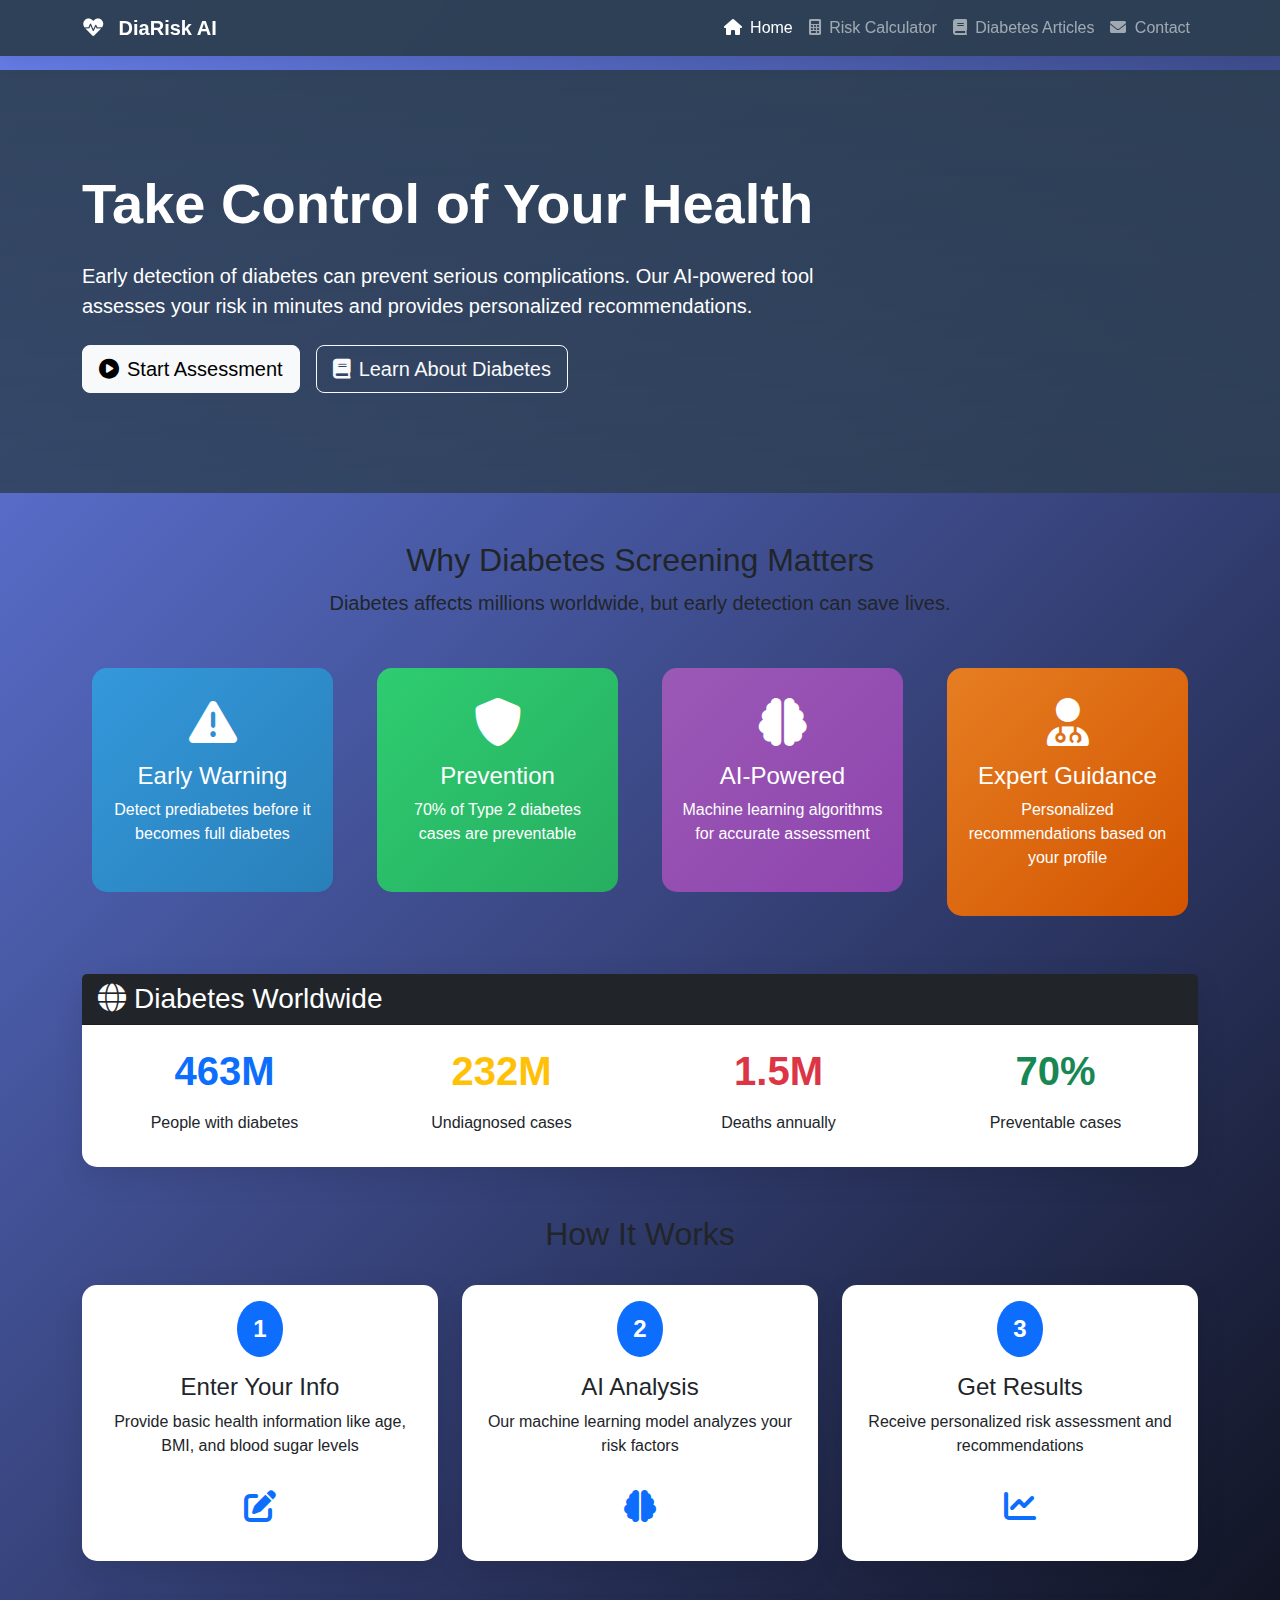
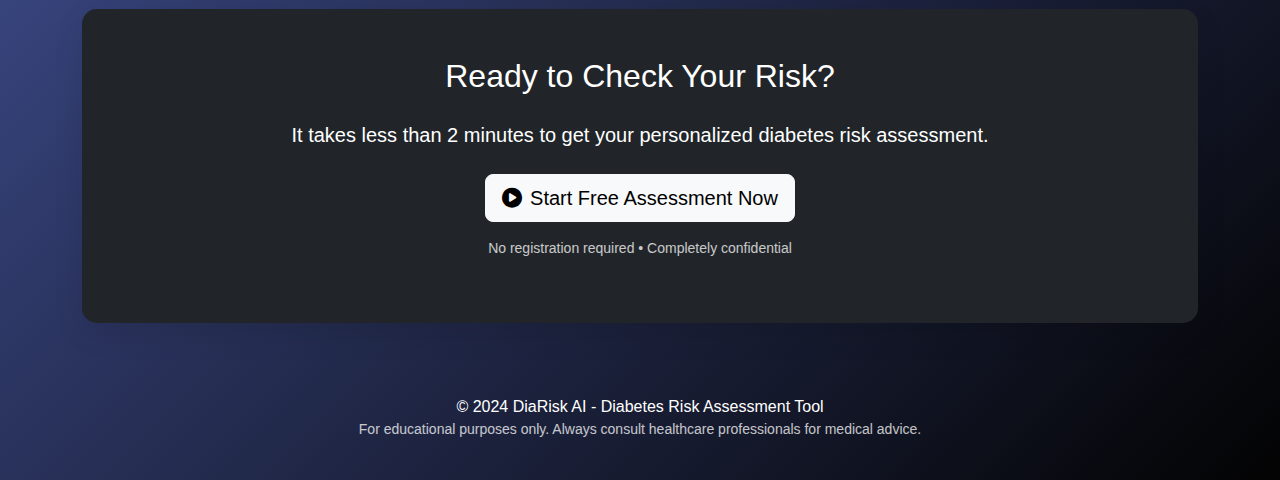
<file: home.html>
<!DOCTYPE html>
<html lang="en">
<head>
    <meta charset="UTF-8">
    <meta name="viewport" content="width=device-width, initial-scale=1.0">
    <title>Diabetes Risk Assessment - Home</title>
    <link href="https://cdn.jsdelivr.net/npm/bootstrap@5.1.3/dist/css/bootstrap.min.css" rel="stylesheet">
    <link rel="stylesheet" href="https://cdnjs.cloudflare.com/ajax/libs/font-awesome/6.0.0/css/all.min.css">
    <style>
        body {
            background: linear-gradient(135deg, #667eea 0%, #030303 100%);
            min-height: 100vh;
            font-family: 'Segoe UI', Tahoma, Geneva, Verdana, sans-serif;
        }
        
        .hero-section {
            background: linear-gradient(rgba(44, 62, 80, 0.9), rgba(44, 62, 80, 0.8)), 
                        url('https://images.unsplash.com/photo-1576091160399-112ba8d25d1f?ixlib=rb-1.2.1&auto=format&fit=crop&w=1920&q=80');
            background-size: cover;
            background-position: center;
            color: white;
            padding: 100px 0;
            margin-top: 70px;
        }
        
        .navbar {
            background: rgba(44, 62, 80, 0.95);
            backdrop-filter: blur(10px);
            box-shadow: 0 2px 20px rgba(0,0,0,0.1);
        }
        
        .card {
            border-radius: 15px;
            box-shadow: 0 10px 30px rgba(0,0,0,0.1);
            border: none;
            margin-bottom: 20px;
            transition: transform 0.3s ease;
        }
        
        .card:hover {
            transform: translateY(-5px);
            box-shadow: 0 15px 35px rgba(0,0,0,0.15);
        }
        
        .btn-primary {
            background: linear-gradient(135deg, #3498db, #2980b9);
            border: none;
            border-radius: 10px;
            padding: 12px 30px;
            font-weight: 600;
            transition: all 0.3s;
        }
        
        .btn-primary:hover {
            transform: translateY(-2px);
            box-shadow: 0 5px 15px rgba(52, 152, 219, 0.4);
        }
        
        .feature-card {
            text-align: center;
            padding: 30px 20px;
            border-radius: 15px;
            color: white;
            margin: 10px;
            min-height: 200px;
            display: flex;
            flex-direction: column;
            justify-content: center;
        }
        
        .feature-card.blue { background: linear-gradient(135deg, #3498db, #2980b9); }
        .feature-card.green { background: linear-gradient(135deg, #2ecc71, #27ae60); }
        .feature-card.purple { background: linear-gradient(135deg, #9b59b6, #8e44ad); }
        .feature-card.orange { background: linear-gradient(135deg, #e67e22, #d35400); }
        
        .stat-number {
            font-size: 2.5rem;
            font-weight: bold;
            margin-bottom: 10px;
        }
    </style>
</head>
<body>
    <!-- Navigation -->
    <nav class="navbar navbar-expand-lg navbar-dark fixed-top">
        <div class="container">
            <a class="navbar-brand" href="/">
                <i class="fas fa-heartbeat me-2"></i>
                <strong>DiaRisk AI</strong>
            </a>
            <button class="navbar-toggler" type="button" data-bs-toggle="collapse" data-bs-target="#navbarNav">
                <span class="navbar-toggler-icon"></span>
            </button>
            <div class="collapse navbar-collapse" id="navbarNav">
                <ul class="navbar-nav ms-auto">
                    <li class="nav-item">
                        <a class="nav-link active" href="/"><i class="fas fa-home me-1"></i> Home</a>
                    </li>
                    <li class="nav-item">
                        <a class="nav-link" href="/calculator"><i class="fas fa-calculator me-1"></i> Risk Calculator</a>
                    </li>
                    <li class="nav-item">
                        <a class="nav-link" href="/articles"><i class="fas fa-book me-1"></i> Diabetes Articles</a>
                    </li>
                    <li class="nav-item">
                        <a class="nav-link" href="#contact"><i class="fas fa-envelope me-1"></i> Contact</a>
                    </li>
                </ul>
            </div>
        </div>
    </nav>

    <!-- Hero Section -->
    <div class="hero-section">
        <div class="container">
            <div class="row align-items-center">
                <div class="col-lg-8">
                    <h1 class="display-4 fw-bold mb-4">Take Control of Your Health</h1>
                    <p class="lead mb-4">
                        Early detection of diabetes can prevent serious complications. 
                        Our AI-powered tool assesses your risk in minutes and provides personalized recommendations.
                    </p>
                    <div class="d-flex gap-3">
                        <a href="/calculator" class="btn btn-light btn-lg">
                            <i class="fas fa-play-circle me-2"></i>Start Assessment
                        </a>
                        <a href="/articles" class="btn btn-outline-light btn-lg">
                            <i class="fas fa-book me-2"></i>Learn About Diabetes
                        </a>
                    </div>
                </div>
            </div>
        </div>
    </div>

    <div class="container mt-5">
        <!-- Why It Matters -->
        <div class="row mb-5">
            <div class="col-12 text-center mb-4">
                <h2>Why Diabetes Screening Matters</h2>
                <p class="lead">Diabetes affects millions worldwide, but early detection can save lives.</p>
            </div>
            
            <div class="col-md-3">
                <div class="feature-card blue">
                    <i class="fas fa-exclamation-triangle fa-3x mb-3"></i>
                    <h4>Early Warning</h4>
                    <p>Detect prediabetes before it becomes full diabetes</p>
                </div>
            </div>
            
            <div class="col-md-3">
                <div class="feature-card green">
                    <i class="fas fa-shield-alt fa-3x mb-3"></i>
                    <h4>Prevention</h4>
                    <p>70% of Type 2 diabetes cases are preventable</p>
                </div>
            </div>
            
            <div class="col-md-3">
                <div class="feature-card purple">
                    <i class="fas fa-brain fa-3x mb-3"></i>
                    <h4>AI-Powered</h4>
                    <p>Machine learning algorithms for accurate assessment</p>
                </div>
            </div>
            
            <div class="col-md-3">
                <div class="feature-card orange">
                    <i class="fas fa-user-md fa-3x mb-3"></i>
                    <h4>Expert Guidance</h4>
                    <p>Personalized recommendations based on your profile</p>
                </div>
            </div>
        </div>

        <!-- Global Statistics -->
        <div class="card mb-5">
            <div class="card-header bg-dark text-white">
                <h3 class="mb-0"><i class="fas fa-globe me-2"></i>Diabetes Worldwide</h3>
            </div>
            <div class="card-body">
                <div class="row text-center">
                    <div class="col-md-3">
                        <div class="stat-number text-primary">463M</div>
                        <p>People with diabetes</p>
                    </div>
                    <div class="col-md-3">
                        <div class="stat-number text-warning">232M</div>
                        <p>Undiagnosed cases</p>
                    </div>
                    <div class="col-md-3">
                        <div class="stat-number text-danger">1.5M</div>
                        <p>Deaths annually</p>
                    </div>
                    <div class="col-md-3">
                        <div class="stat-number text-success">70%</div>
                        <p>Preventable cases</p>
                    </div>
                </div>
            </div>
        </div>

        <!-- How It Works -->
        <div class="row mb-5">
            <div class="col-12 text-center mb-4">
                <h2>How It Works</h2>
            </div>
            
            <div class="col-md-4">
                <div class="card h-100">
                    <div class="card-body text-center">
                        <div class="mb-3">
                            <span class="badge bg-primary rounded-circle p-3" style="font-size: 1.5rem;">1</span>
                        </div>
                        <h4>Enter Your Info</h4>
                        <p>Provide basic health information like age, BMI, and blood sugar levels</p>
                        <i class="fas fa-edit fa-2x text-primary mt-3"></i>
                    </div>
                </div>
            </div>
            
            <div class="col-md-4">
                <div class="card h-100">
                    <div class="card-body text-center">
                        <div class="mb-3">
                            <span class="badge bg-primary rounded-circle p-3" style="font-size: 1.5rem;">2</span>
                        </div>
                        <h4>AI Analysis</h4>
                        <p>Our machine learning model analyzes your risk factors</p>
                        <i class="fas fa-brain fa-2x text-primary mt-3"></i>
                    </div>
                </div>
            </div>
            
            <div class="col-md-4">
                <div class="card h-100">
                    <div class="card-body text-center">
                        <div class="mb-3">
                            <span class="badge bg-primary rounded-circle p-3" style="font-size: 1.5rem;">3</span>
                        </div>
                        <h4>Get Results</h4>
                        <p>Receive personalized risk assessment and recommendations</p>
                        <i class="fas fa-chart-line fa-2x text-primary mt-3"></i>
                    </div>
                </div>
            </div>
        </div>

        <!-- Call to Action -->
        <div class="card bg-dark text-white mb-5">
            <div class="card-body text-center p-5">
                <h2 class="mb-4">Ready to Check Your Risk?</h2>
                <p class="lead mb-4">It takes less than 2 minutes to get your personalized diabetes risk assessment.</p>
                <a href="/calculator" class="btn btn-light btn-lg">
                    <i class="fas fa-play-circle me-2"></i>Start Free Assessment Now
                </a>
                <p class="mt-3 small opacity-75">No registration required • Completely confidential</p>
            </div>
        </div>

        <!-- Footer -->
        <footer class="text-center text-white py-4">
            <p class="mb-0">© 2024 DiaRisk AI - Diabetes Risk Assessment Tool</p>
            <p class="small opacity-75">For educational purposes only. Always consult healthcare professionals for medical advice.</p>
        </footer>
    </div>
    
    <script src="https://cdn.jsdelivr.net/npm/bootstrap@5.1.3/dist/js/bootstrap.bundle.min.js"></script>
    <script>
        // Smooth scroll
        document.querySelectorAll('a[href^="#"]').forEach(anchor => {
            anchor.addEventListener('click', function (e) {
                e.preventDefault();
                const target = document.querySelector(this.getAttribute('href'));
                if (target) {
                    target.scrollIntoView({ behavior: 'smooth' });
                }
            });
        });
    </script>
</body>
</html>
</file>
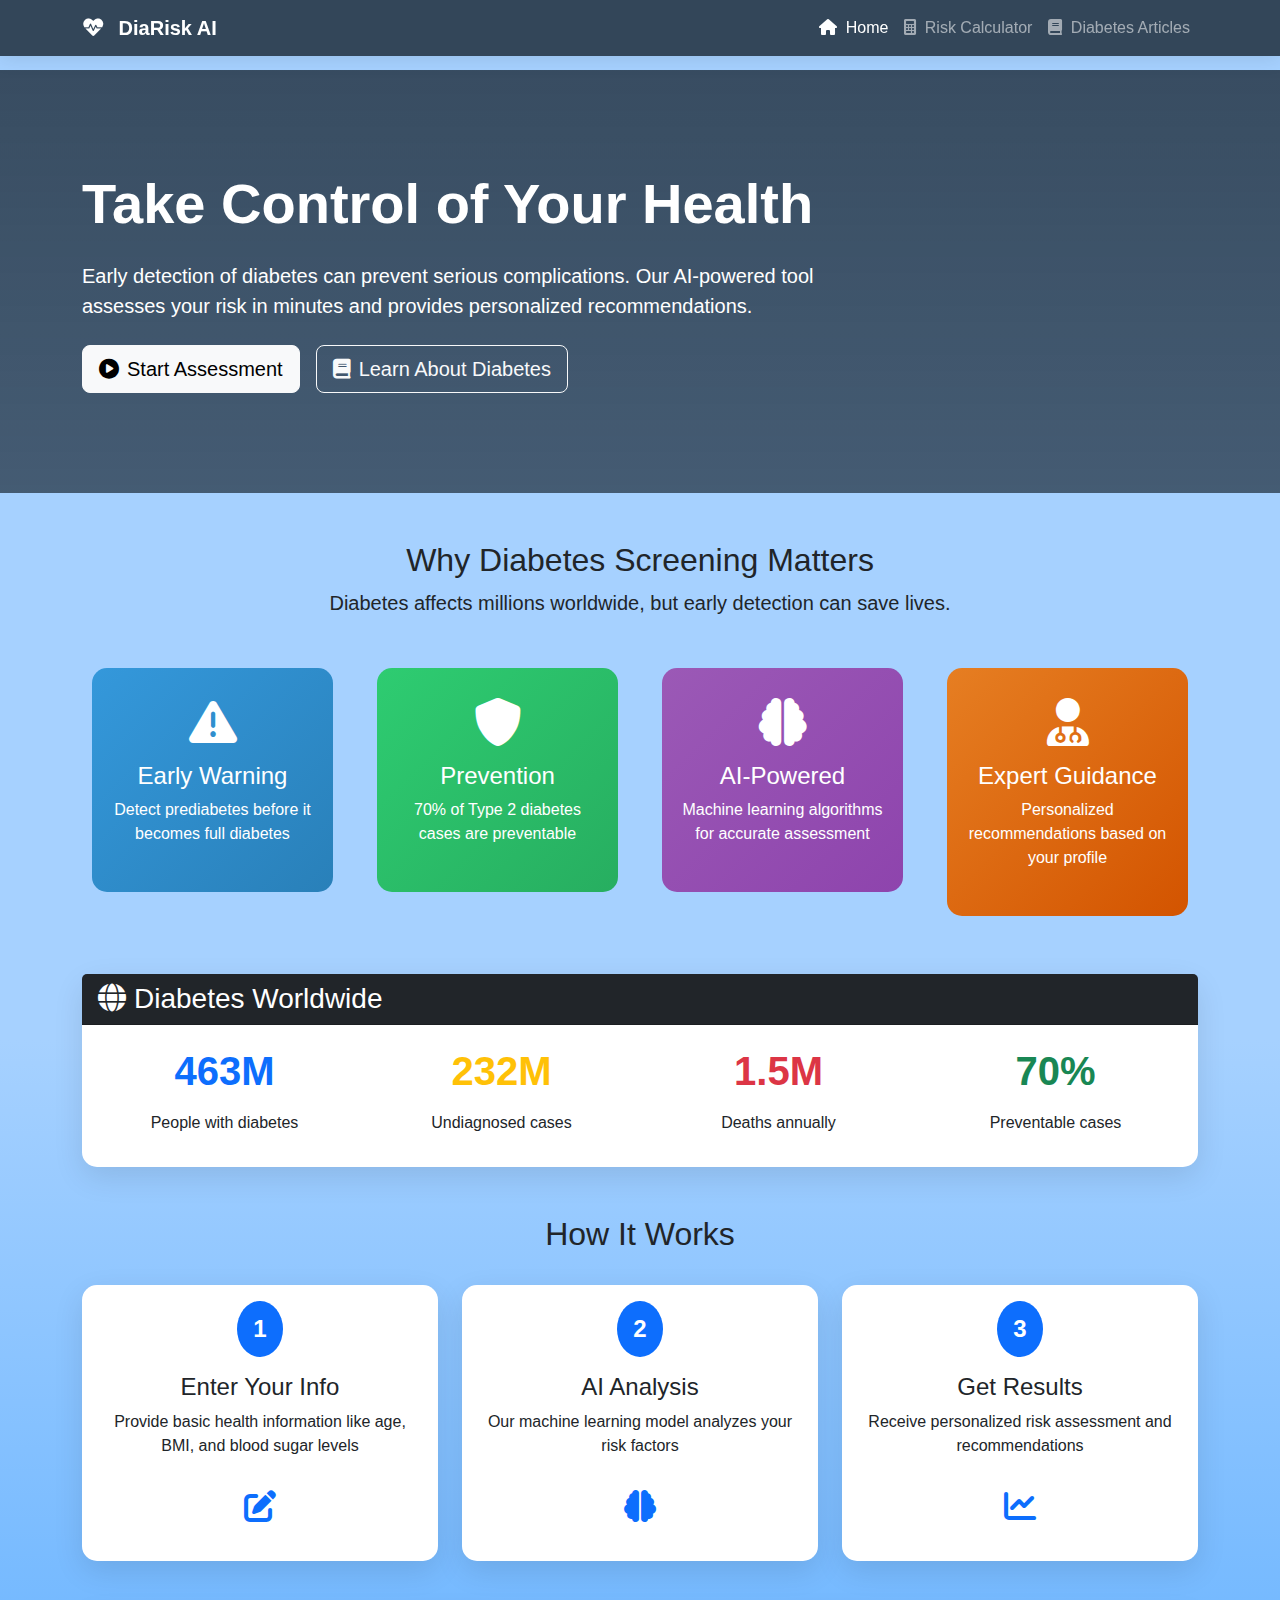
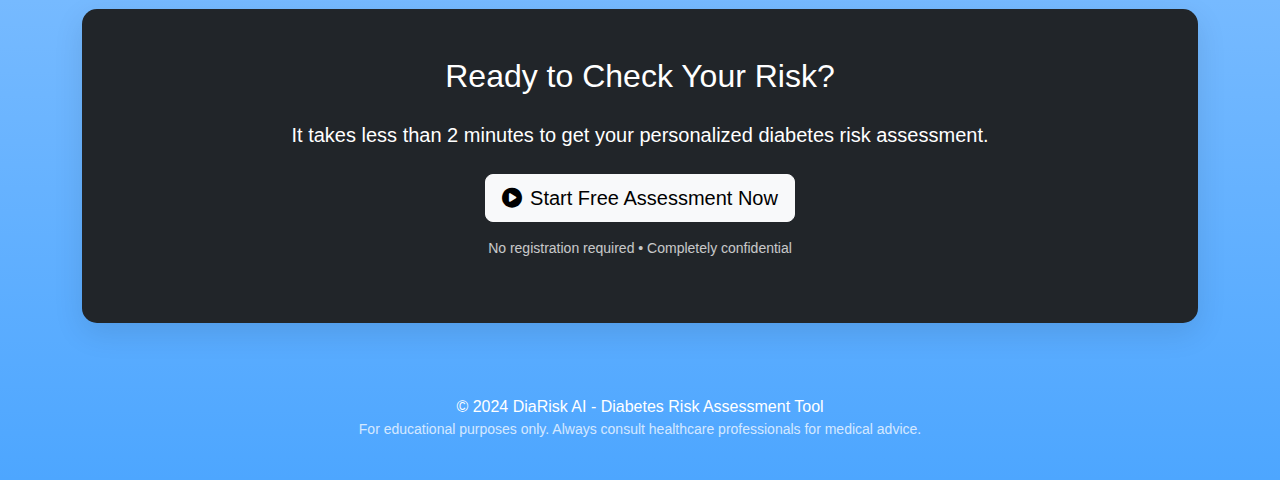
<file: templates/home.html>
<!DOCTYPE html>
<html lang="en">
<head>
    <meta charset="UTF-8">
    <meta name="viewport" content="width=device-width, initial-scale=1.0">
    <title>Diabetes Risk Assessment - Home</title>
    <link href="https://cdn.jsdelivr.net/npm/bootstrap@5.1.3/dist/css/bootstrap.min.css" rel="stylesheet">
    <link rel="stylesheet" href="https://cdnjs.cloudflare.com/ajax/libs/font-awesome/6.0.0/css/all.min.css">
    <style>
        body {
background: linear-gradient(#a6d1ff 50%, #4da6ff 100%);
            min-height: 100vh;
            font-family: 'Segoe UI', Tahoma, Geneva, Verdana, sans-serif;
        }
        
        .hero-section {
            background: linear-gradient(rgba(44, 62, 80, 0.9), rgba(44, 62, 80, 0.8)), 
                        url('https://images.unsplash.com/photo-1576091160399-112ba8d25d1f?ixlib=rb-1.2.1&auto=format&fit=crop&w=1920&q=80');
            background-size: cover;
            background-position: center;
            color: white;
            padding: 100px 0;
            margin-top: 70px;
        }
        
        .navbar {
            background: rgba(44, 62, 80, 0.95);
            backdrop-filter: blur(10px);
            box-shadow: 0 2px 20px rgba(0,0,0,0.1);
        }
        
        .card {
            border-radius: 15px;
            box-shadow: 0 10px 30px rgba(0,0,0,0.1);
            border: none;
            margin-bottom: 20px;
            transition: transform 0.3s ease;
        }
        
        .card:hover {
            transform: translateY(-5px);
            box-shadow: 0 15px 35px rgba(0,0,0,0.15);
        }
        
        .btn-primary {
            background: linear-gradient(135deg, #3498db, #2980b9);
            border: none;
            border-radius: 10px;
            padding: 12px 30px;
            font-weight: 600;
            transition: all 0.3s;
        }
        
        .btn-primary:hover {
            transform: translateY(-2px);
            box-shadow: 0 5px 15px rgba(52, 152, 219, 0.4);
        }
        
        .feature-card {
            text-align: center;
            padding: 30px 20px;
            border-radius: 15px;
            color: white;
            margin: 10px;
            min-height: 200px;
            display: flex;
            flex-direction: column;
            justify-content: center;
        }
        
        .feature-card.blue { background: linear-gradient(135deg, #3498db, #2980b9); }
        .feature-card.green { background: linear-gradient(135deg, #2ecc71, #27ae60); }
        .feature-card.purple { background: linear-gradient(135deg, #9b59b6, #8e44ad); }
        .feature-card.orange { background: linear-gradient(135deg, #e67e22, #d35400); }
        
        .stat-number {
            font-size: 2.5rem;
            font-weight: bold;
            margin-bottom: 10px;
        }
    </style>
</head>
<body>
    <!-- Navigation -->
    <nav class="navbar navbar-expand-lg navbar-dark fixed-top">
        <div class="container">
            <a class="navbar-brand" href="/">
                <i class="fas fa-heartbeat me-2"></i>
                <strong>DiaRisk AI</strong>
            </a>
            <button class="navbar-toggler" type="button" data-bs-toggle="collapse" data-bs-target="#navbarNav">
                <span class="navbar-toggler-icon"></span>
            </button>
            <div class="collapse navbar-collapse" id="navbarNav">
                <ul class="navbar-nav ms-auto">
                    <li class="nav-item">
                        <a class="nav-link active" href="/"><i class="fas fa-home me-1"></i> Home</a>
                    </li>
                    <li class="nav-item">
                        <a class="nav-link" href="/calculator"><i class="fas fa-calculator me-1"></i> Risk Calculator</a>
                    </li>
                    <li class="nav-item">
                        <a class="nav-link" href="/articles"><i class="fas fa-book me-1"></i> Diabetes Articles</a>
                    </li>
                </ul>
            </div>
        </div>
    </nav>

    <!-- Hero Section -->
    <div class="hero-section">
        <div class="container">
            <div class="row align-items-center">
                <div class="col-lg-8">
                    <h1 class="display-4 fw-bold mb-4">Take Control of Your Health</h1>
                    <p class="lead mb-4">
                        Early detection of diabetes can prevent serious complications. 
                        Our AI-powered tool assesses your risk in minutes and provides personalized recommendations.
                    </p>
                    <div class="d-flex gap-3">
                        <a href="/calculator" class="btn btn-light btn-lg">
                            <i class="fas fa-play-circle me-2"></i>Start Assessment
                        </a>
                        <a href="/articles" class="btn btn-outline-light btn-lg">
                            <i class="fas fa-book me-2"></i>Learn About Diabetes
                        </a>
                    </div>
                </div>
            </div>
        </div>
    </div>

    <div class="container mt-5">
        <!-- Why It Matters -->
        <div class="row mb-5">
            <div class="col-12 text-center mb-4">
                <h2>Why Diabetes Screening Matters</h2>
                <p class="lead">Diabetes affects millions worldwide, but early detection can save lives.</p>
            </div>
            
            <div class="col-md-3">
                <div class="feature-card blue">
                    <i class="fas fa-exclamation-triangle fa-3x mb-3"></i>
                    <h4>Early Warning</h4>
                    <p>Detect prediabetes before it becomes full diabetes</p>
                </div>
            </div>
            
            <div class="col-md-3">
                <div class="feature-card green">
                    <i class="fas fa-shield-alt fa-3x mb-3"></i>
                    <h4>Prevention</h4>
                    <p>70% of Type 2 diabetes cases are preventable</p>
                </div>
            </div>
            
            <div class="col-md-3">
                <div class="feature-card purple">
                    <i class="fas fa-brain fa-3x mb-3"></i>
                    <h4>AI-Powered</h4>
                    <p>Machine learning algorithms for accurate assessment</p>
                </div>
            </div>
            
            <div class="col-md-3">
                <div class="feature-card orange">
                    <i class="fas fa-user-md fa-3x mb-3"></i>
                    <h4>Expert Guidance</h4>
                    <p>Personalized recommendations based on your profile</p>
                </div>
            </div>
        </div>

        <!-- Global Statistics -->
        <div class="card mb-5">
            <div class="card-header bg-dark text-white">
                <h3 class="mb-0"><i class="fas fa-globe me-2"></i>Diabetes Worldwide</h3>
            </div>
            <div class="card-body">
                <div class="row text-center">
                    <div class="col-md-3">
                        <div class="stat-number text-primary">463M</div>
                        <p>People with diabetes</p>
                    </div>
                    <div class="col-md-3">
                        <div class="stat-number text-warning">232M</div>
                        <p>Undiagnosed cases</p>
                    </div>
                    <div class="col-md-3">
                        <div class="stat-number text-danger">1.5M</div>
                        <p>Deaths annually</p>
                    </div>
                    <div class="col-md-3">
                        <div class="stat-number text-success">70%</div>
                        <p>Preventable cases</p>
                    </div>
                </div>
            </div>
        </div>

        <!-- How It Works -->
        <div class="row mb-5">
            <div class="col-12 text-center mb-4">
                <h2>How It Works</h2>
            </div>
            
            <div class="col-md-4">
                <div class="card h-100">
                    <div class="card-body text-center">
                        <div class="mb-3">
                            <span class="badge bg-primary rounded-circle p-3" style="font-size: 1.5rem;">1</span>
                        </div>
                        <h4>Enter Your Info</h4>
                        <p>Provide basic health information like age, BMI, and blood sugar levels</p>
                        <i class="fas fa-edit fa-2x text-primary mt-3"></i>
                    </div>
                </div>
            </div>
            
            <div class="col-md-4">
                <div class="card h-100">
                    <div class="card-body text-center">
                        <div class="mb-3">
                            <span class="badge bg-primary rounded-circle p-3" style="font-size: 1.5rem;">2</span>
                        </div>
                        <h4>AI Analysis</h4>
                        <p>Our machine learning model analyzes your risk factors</p>
                        <i class="fas fa-brain fa-2x text-primary mt-3"></i>
                    </div>
                </div>
            </div>
            
            <div class="col-md-4">
                <div class="card h-100">
                    <div class="card-body text-center">
                        <div class="mb-3">
                            <span class="badge bg-primary rounded-circle p-3" style="font-size: 1.5rem;">3</span>
                        </div>
                        <h4>Get Results</h4>
                        <p>Receive personalized risk assessment and recommendations</p>
                        <i class="fas fa-chart-line fa-2x text-primary mt-3"></i>
                    </div>
                </div>
            </div>
        </div>

        <!-- Call to Action -->
        <div class="card bg-dark text-white mb-5">
            <div class="card-body text-center p-5">
                <h2 class="mb-4">Ready to Check Your Risk?</h2>
                <p class="lead mb-4">It takes less than 2 minutes to get your personalized diabetes risk assessment.</p>
                <a href="/calculator" class="btn btn-light btn-lg">
                    <i class="fas fa-play-circle me-2"></i>Start Free Assessment Now
                </a>
                <p class="mt-3 small opacity-75">No registration required • Completely confidential</p>
            </div>
        </div>

        <!-- Footer -->
        <footer class="text-center text-white py-4">
            <p class="mb-0">© 2024 DiaRisk AI - Diabetes Risk Assessment Tool</p>
            <p class="small opacity-75">For educational purposes only. Always consult healthcare professionals for medical advice.</p>
        </footer>
    </div>
    
    <script src="https://cdn.jsdelivr.net/npm/bootstrap@5.1.3/dist/js/bootstrap.bundle.min.js"></script>
    <script>
        // Smooth scroll
        document.querySelectorAll('a[href^="#"]').forEach(anchor => {
            anchor.addEventListener('click', function (e) {
                e.preventDefault();
                const target = document.querySelector(this.getAttribute('href'));
                if (target) {
                    target.scrollIntoView({ behavior: 'smooth' });
                }
            });
        });
    </script>
</body>
</html>
</file>
